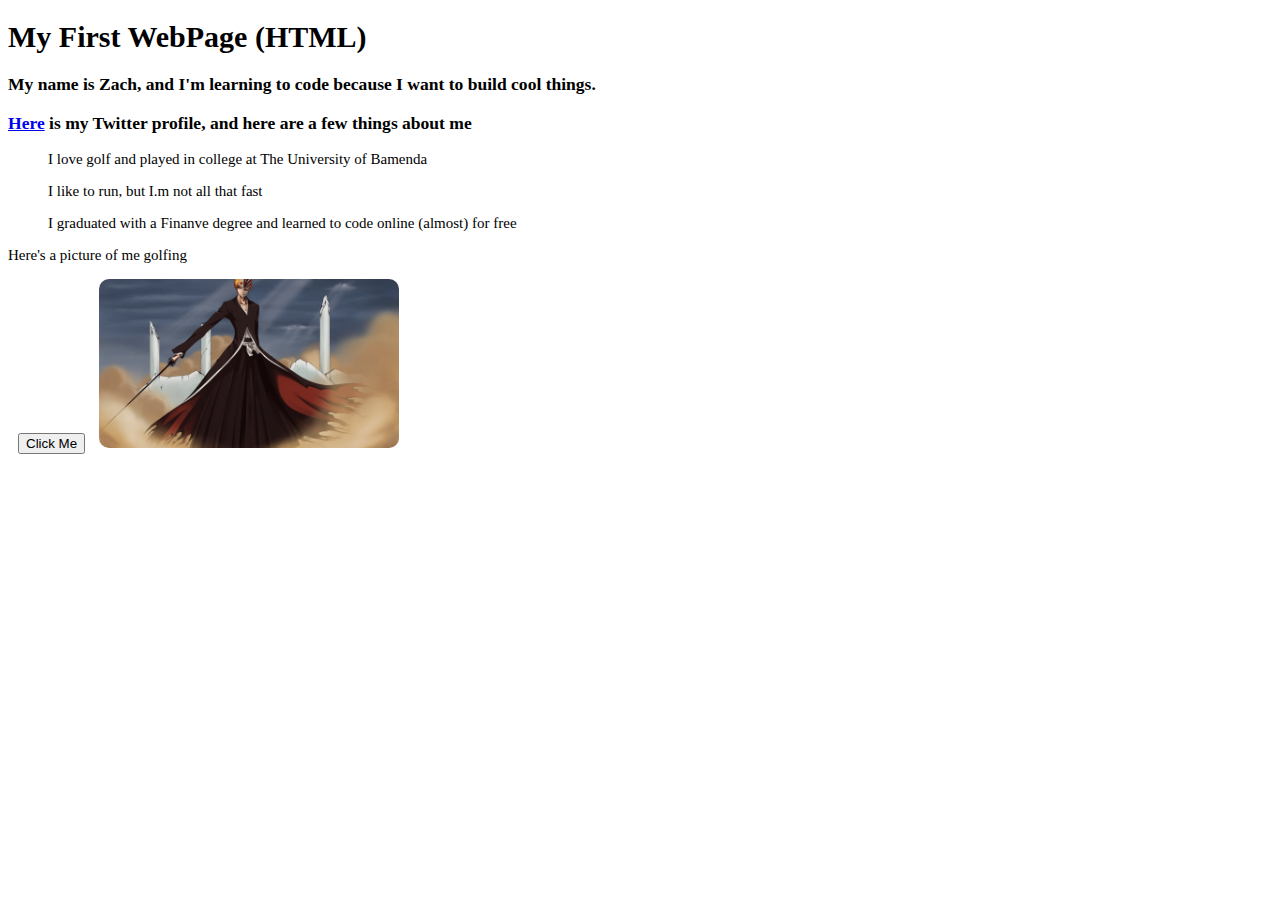
<file: JS/index.html>
<!DOCTYPE html>
<html lang="en">
<head>
    <meta charset="UTF-8">
    <meta http-equiv="X-UA-Compatible" content="IE=edge">
    <meta name="viewport" content="width=device-width, initial-scale=1.0">
    <title>ToDo App</title>
    <link rel="stylesheet" href="style.css">
</head>
<body>
    
   <h1>My First WebPage (HTML)</h1>
    <h3>My name is Zach, and I'm learning to code because I want to build cool things.</h3>
    <h3><a href="https://twitter.com/FlyntDenzel">Here</a> is my Twitter profile, and here are a few things about me</h3>
    <li>
        <ul>I love golf and played in college at The University of Bamenda</ul>
        <ul>I like to run, but I.m not all that fast</ul>
        <ul>I graduated with a Finanve degree and learned to code online (almost) for free</ul>
    </li>
    <p>Here's a picture of me golfing</p>

<button id="btn-1" class="my-btn">Click Me</button>
    <img src="bankai.jpg" width="300px" class="img">
<!-- <script src="app.js"></script>     -->
<!-- <script src="main.js"></script> -->
</body>
</html>
</file>
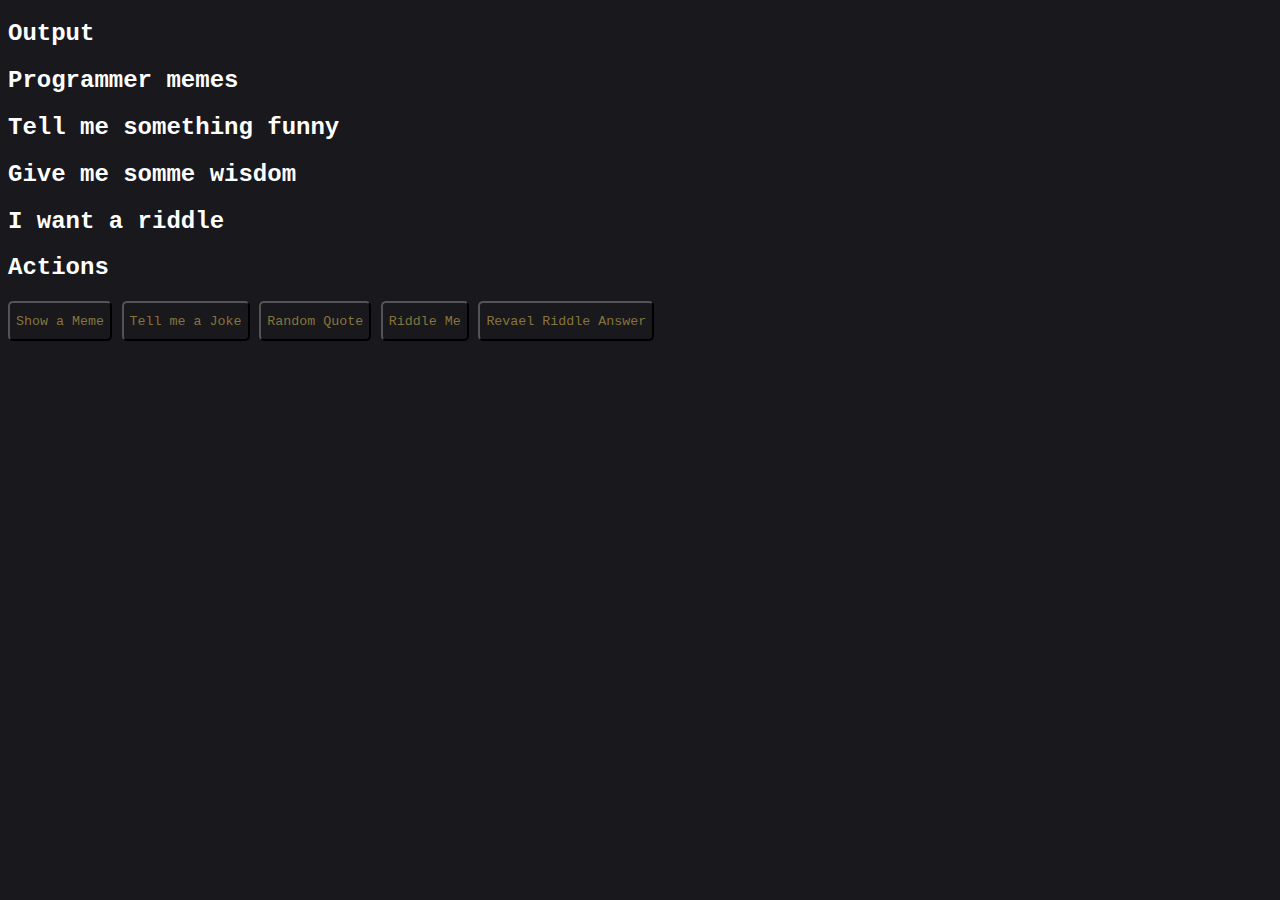
<file: JS/exo.html>
<!DOCTYPE html>
<html lang="en">
<head>
    <meta charset="UTF-8">
    <meta http-equiv="X-UA-Compatible" content="IE=edge">
    <meta name="viewport" content="width=device-width, initial-scale=1.0">
    <title>Document</title>
    <link rel="stylesheet" href="exo.css">
</head>
<body>
    <main>
        <section class="content">
            <h2>Output</h2>
            <div class="meme-content">
                <h2>Programmer memes</h2>
            </div>
            <div class="joke-content">
                <h2>Tell me something funny</h2>
            </div>
            <div class="wisdom-content">
                <h2>Give me somme wisdom</h2>
            </div>
            <div class="riddle-content">
                <h2>I want a riddle</h2>
            </div>
        </section>

        <section class="side-bar">
            <h2>Actions</h2>
                <button onclick="showMeme()">Show a Meme</button>
                <button onclick="showJoke()">Tell me a Joke</button>
                <button onclick="showQuote()">Random Quote</button>
                <button onclick="showRiddle()">Riddle Me</button>
                <button>Revael Riddle Answer</button>
            
        </section>
    </main>
    <script src="main.js"></script>
</body>
</html>
</file>
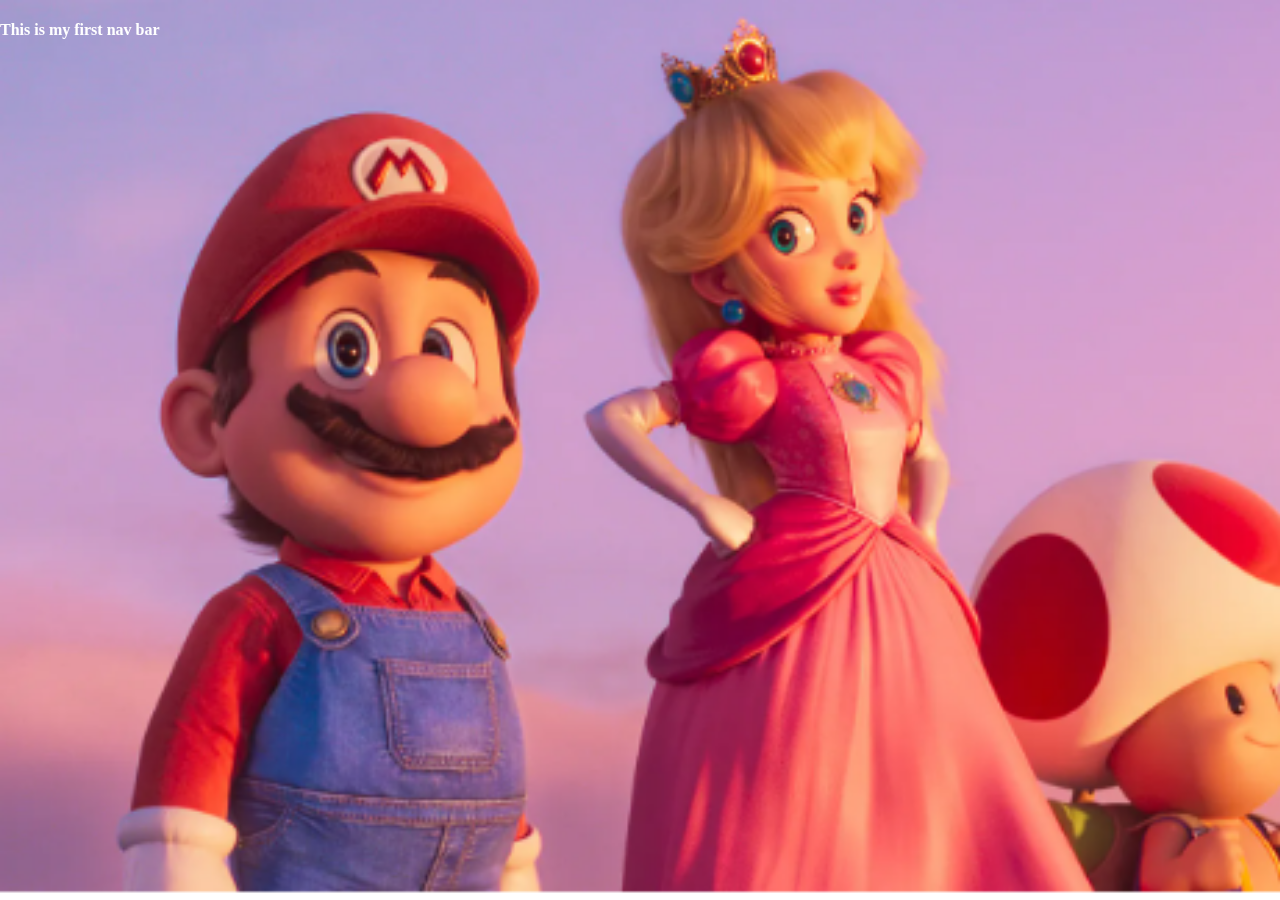
<file: JS/exo1.html>
<!DOCTYPE html>
<html lang="en">
<head>
    <meta charset="UTF-8">
    <meta http-equiv="X-UA-Compatible" content="IE=edge">
    <meta name="viewport" content="width=device-width, initial-scale=1.0">
    <title>Document</title>
    <link rel="stylesheet" href="exo1.css">
</head>
<body>
    <nav>
        <h4>This is my first nav bar</h4>
    </nav>
<div class="boxes">
    <div class="box1">
        <p>first paragraph</p>
        <p>second paragraph</p>
        <p>third paragraph</p>
    </div>

    <div class="box2">
        <ul>
            <li>absolute</li>
            <li>static</li>
            <li>relative</li>
            <li>fixed</li>
            <li>sticky</li>
        </ul>
    </div>
</div>
    

</body>
</html>
</file>
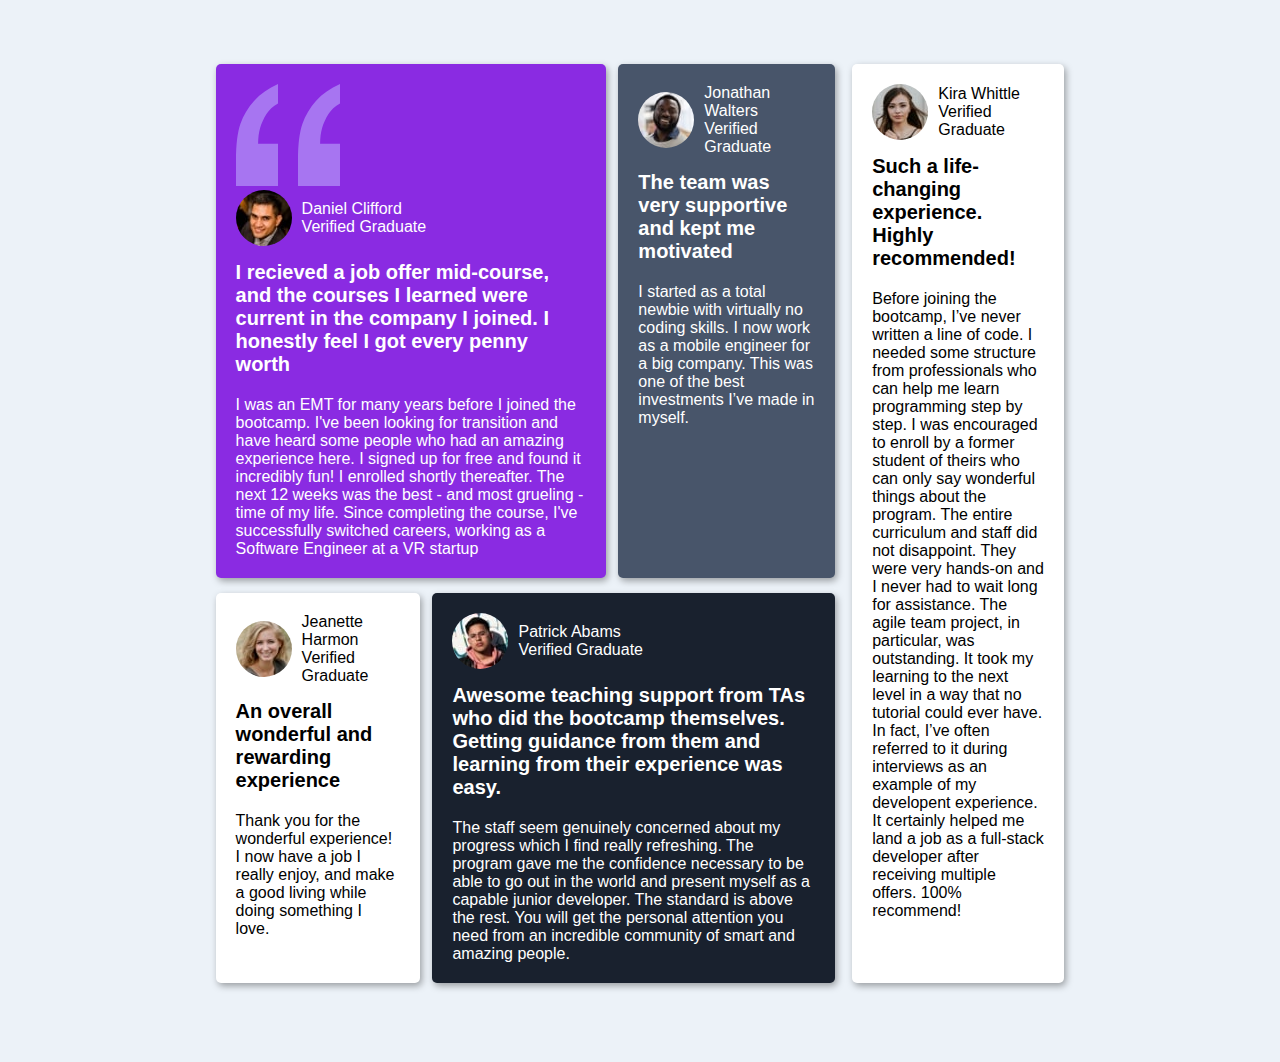
<file: JS/final.html>
<!DOCTYPE html>
<html lang="en">
  <head>
    <meta charset="UTF-8">
    <meta name="viewport" content="width=device-width, initial-scale=1.0"> <!-- displays site properly based on user's device -->

    <link rel="icon" type="image/png" sizes="32x32" href="./img/favicon-32x32.png">
    <link rel="stylesheet" href="final.css">
    <link rel="preconnect" href="https://fonts.gstatic.com">
    <link href="https://fonts.googleapis.com/css2?family=Barlow+Semi+Condensed:wght@500;600&display=swap" rel="stylesheet">
    <title>Testimonial Challenge</title>
  </head>
  <body>
    <div id="container">
      <div id="left-container">
        <div id="top-section">
           <div id="testimonial-1" class="grid">
            <img src="img/bg-pattern-quotation.svg" alt="">
            <div class="header">
              <img src="img/image-daniel.jpg" alt="daniel">
              <div class="header-text">
                 <p>Daniel Clifford</p>
                <p>Verified Graduate</p>
            </div>
             
            </div>
                
                 <h4>I recieved a job offer mid-course, and the courses I learned were current in the company I joined. 
                  I honestly feel I got every penny worth</h4>
                  <p>I was an EMT for many years before I joined the bootcamp. I've been looking for transition and have heard some people who had an amazing experience here.
                    I signed up for free and found it incredibly fun! I enrolled shortly thereafter. The next 12 weeks was the best - and most grueling - time of my life.
                     Since completing the course, I've successfully switched careers, working as a Software Engineer at a VR startup</p>
          </div>
         <div id="testimonial-2" class="grid">
          <div class="header">
            <img src="img/image-jonathan.jpg" alt="jonathan">
            <div class="header-text">
                <p>Jonathan Walters</p>
                <p>Verified Graduate</p>
            </div>
          </div>
                 <h4> The team was very supportive and kept me motivated</h4>
                <p> I started as a total newbie with virtually no coding skills. I now work as a mobile engineer 
                  for a big company. This was one of the best investments I’ve made in myself.</p>
         </div>
        </div>
         <div id="bottom-section">
                  <div id="testimonial-3" class="grid">
                    <div class="header">
                      <img src="img/image-jeanette.jpg" alt="jeanette">
                      <div class="header-text">
                        <p>Jeanette Harmon</p>
                        <p>Verified Graduate</p>
                      </div>
                    </div>
                    <h4>An overall wonderful and rewarding experience</h4>
                    <p>Thank you for the wonderful experience! I now have a job I really enjoy, and make a good living 
                      while doing something I love.</p>
                  </div>
                  <div id="testimonial-4" class="grid">
                    <div class="header">
                      <img src="img/image-patrick.jpg" alt="patrick">
                      <div class="header-text">
                        <p>Patrick Abams</p>
                    <p>Verified Graduate</p>
                      </div>
                    </div>
                        <h4>Awesome teaching support from TAs who did the bootcamp themselves.
                           Getting guidance from them and learning from their experience was easy.</h4>
                      <p>The staff seem genuinely concerned about my progress which I find really refreshing. The program 
                        gave me the confidence necessary to be able to go out in the world and present myself as a capable 
                        junior developer. The standard is above the rest. You will get the personal attention you need from 
                        an incredible community of smart and amazing people.</p>
                  </div>
         </div>
      
      </div>
        <div id="testimonial-5" class="grid">
          <div class="header">
            <img src="img/image-kira.jpg" alt="Kira">
            <div class="header-text">
              <p>Kira Whittle</p>
          <p>Verified Graduate</p>
            </div>
          </div>
          <h4>Such a life-changing experience. Highly recommended!</h4>
          <p>Before joining the bootcamp, I’ve never written a line of code. I needed some structure from 
            professionals who can help me learn programming step by step. I was encouraged to enroll by a former 
            student of theirs who can only say wonderful things about the program. The entire curriculum and staff 
            did not disappoint. They were very hands-on and I never had to wait long for assistance. The agile team 
            project, in particular, was outstanding. It took my learning to the next level in a way that no tutorial 
            could ever have. In fact, I’ve often referred to it during interviews as an example of my developent 
            experience. It certainly helped me land a job as a full-stack developer after receiving multiple offers. 
            100% recommend! </p>
        </div>
    
    </div>
   
  </body>
</html>

<!-- breakpoint for this design is 576px -->
<!-- i had two -->
</file>
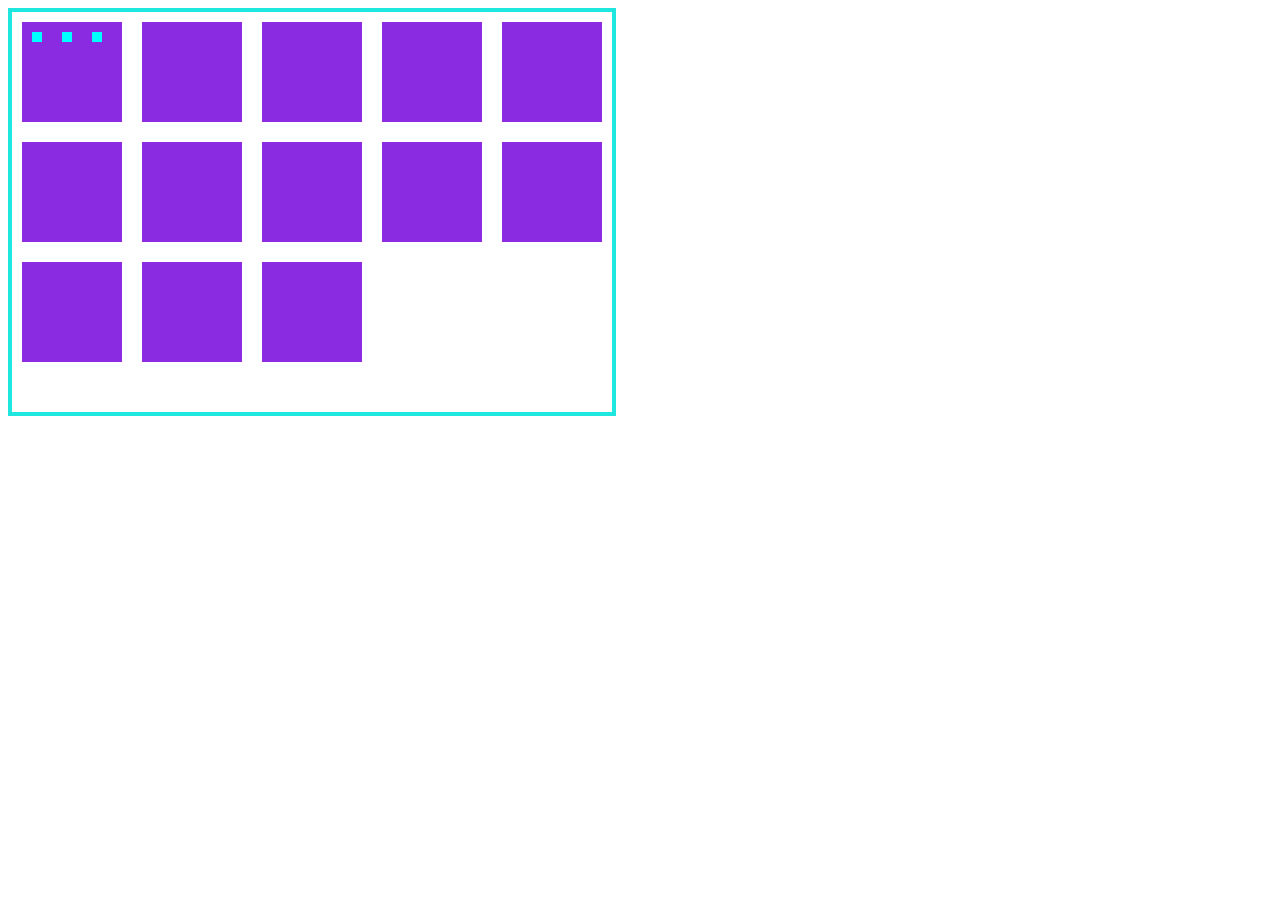
<file: JS/grid.html>
<!DOCTYPE html>
<html lang="en">
<head>
    <meta charset="UTF-8">
    <meta http-equiv="X-UA-Compatible" content="IE=edge">
    <meta name="viewport" content="width=device-width, initial-scale=1.0">
    <link rel="stylesheet" href="grid.css">
    <title>Document</title>
</head>
<body>
   <div class="container">
    <div class="item item-1">
        <div class="sub"></div>
        <div class="sub"></div>
        <div class="sub"></div>
    </div>
    <div class="item"></div>
    <div class="item"></div>
    <div class="item"></div>
    <div class="item"></div>
    <div class="item"></div>
    <div class="item"></div>
    <div class="item"></div>
    <div class="item"></div>
    <div class="item"></div>
    <div class="item"></div>
    <div class="item"></div>
    <div class="item"></div>
   </div>

</body>
</html>
</file>
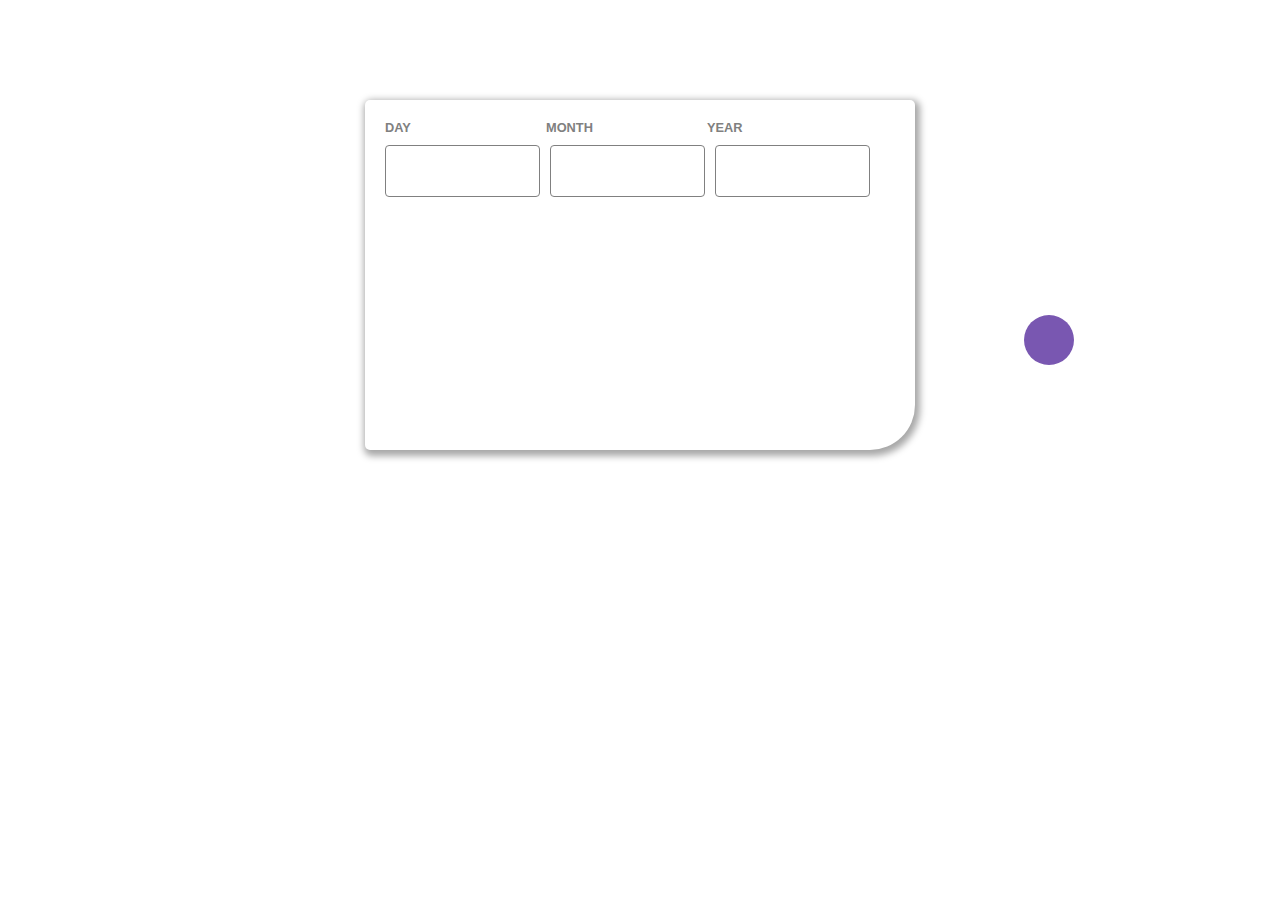
<file: JS/Exercises/challenge3.html>
<!DOCTYPE html>
<html lang="en">
<head>
    <meta charset="UTF-8">
    <meta http-equiv="X-UA-Compatible" content="IE=edge">
    <meta name="viewport" content="width=device-width, initial-scale=1.0">
    <title>Challenges</title>
    <link rel="stylesheet" href="challenge3.css">
    <link rel="icon" href="images/icons/logo2.png" type="image/png" sizes="32x32">
</head>
<body>
    <div class="container">
          <div class="card">
            <div class="form">
                <div class="input-text">
                    <p>DAY</p>
                    <p>MONTH</p>
                    <p>YEAR</p>
                </div>
                <div class="input">
                     <input type="text" id="dob">
                     <input type="text" id="mob">
                     <input type="text" id="yob">
                </div>
                <button onclick="calculateAge()"></button>
                <div id="result">
                    <p class="result" id="result-year"></p>
                    <p class="result" id="result-month"></p>
                    <p class="result" id="result-day"></p>
                </div>
            </div>
            </div>
    </div>
    <script src="main.js"></script>
</body>
</html>
</file>
<file: JS/style.css>
body {
    background-color: white;
    font-size: 15px;
}

/* button {
    background-color: transparent;
    border: 1px solid rgb(51, 51, 71);
    font-size: 1.5em;
    padding: 5px;
    transition: 0.3s ease-in-out;
} */

/* button:hover{
    background-color: navy;
    border: none;
    color: white;
} */

.box1, .box2{
    border: 1px solid ;
    margin: 14px;
}

.img{
    border-radius: 10px;
}

.my-btn{
    margin: 10px;
}
</file>
<file: JS/exo.css>
body{
    background-color: rgb(24, 24, 29);
}

.content, .side-bar{
    color: white;
    font-family: 'Courier New', Courier, monospace;
}

.side-bar button{
    height: 40px;
    font-family: 'Courier New', Courier, monospace;
    border-radius: 5px;
    background-color: transparent;
    transition: 0.2s ease-in-out;
    color: rgb(134, 117, 60);
}

.side-bar button:hover{
    background-color: rgb(92, 90, 86);
}
</file>
<file: JS/exo1.css>
/* selects all p elements that inherit directly from the main id
#main > p{
    color: green;
} */

/* tags are less specific than classes and ids */
/* padding refers to the space within the box  */
/* margin refers to the space out of the box */
/* border refers to the thickness of the box */
/* block elements do not occupy the same line as other elements and take the total width of the body*/
/* inline elements can share space or the same linewith other elements */
/* the various measurement units are percentage, em rem and pixels */
/* rem is font size relative to the root element size and em is relative to the element size being used */
body{
    margin: 0;
}

/* h4{
    margin: 0;
    padding-left: 20px;
    line-height: 50px;
}

.box1{
    background-color: aqua;
    color: white;
    width: 200px;
    height: 200px;
    padding: 10px;
    border: 5px solid black;
    margin: 10px;
} */

nav{
    background-image: url(mario.png);
    width: 100vw;
    height: 100vh;
    /* to make sure the image takes the whole document */
    background-size: cover;
    color: white;
    /* mostly used for positioning nav bars to stay while scrolling */
    position: fixed;
    /* width: 100%; */
    background-repeat: no-repeat;
    top: 0;
}

/* .boxes{
    margin-top: 80px;
} */
/* 
systematic ways of writing html and css
1 How do i want to arrange these html elements on the page?
2 How does this arrangement look in the form of html3 HOw can i use css to achieve the layour I have imagined?
3 How can i use css to achieve the layout i have imagined? 
4 How should each element be styled? */
</file>
<file: JS/grid.css>
/* flexbox is a very important parent to child relation */
/* a display flex on the parent automatically makes all its children flex items */
/* justify content distributes how much space is been alocated in a page */
/* align items position elements in a container respective to the width and height of that container */
/* align content is a property mainly used with the wrap attribute */
.container{
    display: flex;
    width: 600px;
    height: 400px;
    /* justify-content: center;
    align-items: center; */
    flex-wrap: wrap;
    align-content: baseline;
    border: 4px solid rgb(31, 231, 221);
}

.item{
    width: 100px;
    height: 100px;
    background-color: blueviolet;
    margin: 10px;
}

/* flex item can also become a flex container if it has a flex display */
.item-1{
    display: flex;
}

.sub{
    width: 10px;
    height: 10px;
    background-color: aqua;
    margin: 10px;
}
</file>
<file: JS/Exercises/challenge3.css>
*{
    margin: 0;
    padding: 0;
}

body{
    font-family: Impact, Haettenschweiler, 'Arial Narrow Bold', sans-serif;
}

.container{
    display: flex;
    justify-content: center;
    align-items: center;
    padding-top: 100px;
}

.card{
    width: 250px;
    height: 350px;
    box-shadow: 2px 3px 7px 3px rgba(0,0,0,0.35);
    border-radius: 5px;
    border-bottom-right-radius: 45px;
}

.form{
   padding: 20px;
}

.input-text{
    display: flex;
}

.input-text p{
    flex-basis: 30%;
    margin-right: 8px;
    padding-bottom: 10px;
    color: gray;
    font-size: 0.8rem;
    font-weight: bold;
}

.input{
    display: flex;
}

.input input{
    width: 40%;
    height: 35px;
    margin-right: 10px;
    font-weight: bold;
    border: 1px solid grey;
    border-radius: 4px;
    margin-bottom: 30px;
}

button{
    position: absolute;
    top: 35%;
    left: 45%;
    background-color: #7957b1;
    color: white;
    border: none;
    padding: 10px 20px;
    cursor: pointer;
    width: 50px;
    height: 50px;
    border-radius: 50px;
}

#result{
    padding-top: 80px;
    font-size: 2.4rem;
    color: black;
}

#result-year, #result-month, #result-day{
    color: #7957b1;
}

@media (min-width: 576px) {
    .card{
        width: 550px;
        height: 350px;
        /* box-shadow: 2px 3px 7px 3px rgba(0,0,0,0.35);
        border-radius: 5px;
        border-bottom-right-radius: 45px; */
    }

    #result{
        font-weight: bold;
        padding-left: 20px;
        font-size: 2.7rem;
    }

    button{
        position: absolute;
        top: 35%;
        left: 80%;
    }

    .input input{
        width: 30%;
        height: 50px;
        margin-right: 10px;
    }
    
}

/* added some references because I felt like it */
/* I just need to be typing cuz I'm exhausted */
/* coding at this time of the day is really not meant for me */
/* I think the best thing to do is to code in the morning and like 3 hours before going to bed...maybe like from 5pm to 8pm */
/* then after that I study for like 2hrs or 1hr30mins and go to bed */
/* yh I think that's a good idea */
</file>
<file: JS/final.css>
/* css reset value */
* {
  box-sizing: border-box; 
  padding: 0; 
  margin: 0;
}

#container{
    padding: 5% 2%;
}

body{
    background-color: #ecf2f8;
}

#testimonial-1{
    background-color: blueviolet;
    color: white;
}

#testimonial-2{
    background-color: #48556a;
    color: white;
}

#testimonial-3{
    background-color: white;
    color: black;
}

#testimonial-4{
    background-color: #19212e;
    color: white;
}

#testimonial-5{
    background-color: white;
    color: black;
}

.grid{
    margin-bottom: 15px;
    padding: 20px;
    border-radius: 5px;
    box-shadow: 2px 3px 7px 0px rgba(0,0,0,0.35);
    font-family: 'Segoe UI', Tahoma, Geneva, Verdana, sans-serif
}

.header{
    display: flex;
    align-items: center;
    margin-bottom: 15px;
}

.header img{
    border-radius: 50px;
    margin-right: 10px;
}

.grid h4{
    margin-bottom: 20px;
    font-size: 20px;
}



/* any style inserted here will be applied to the document with screen greater than 576px  */
@media (min-width: 576px) {
   #container{
    display: flex;
    max-width: 900px;
    margin: 0 auto;
    justify-content: space-between;
   }
   
   #left-container{
       display: flex;
       flex-direction: column;
       flex-basis: 73%;
    } 
    
       #testimonial-5{
        flex-basis: 25%;
       }
    
    #top-section{
        display: flex;
        flex-basis: 50%;
        justify-content: space-between;
    }
    
    #bottom-section{
        display: flex;
        flex-basis: 50%;
        justify-content: space-between;
    }
    
    #testimonial-1{
        flex-basis: 63%;
   }
   #testimonial-2{
    flex-basis: 35%;
   }

   #testimonial-3{
    flex-basis: 33%;
   }
   #testimonial-4{
    flex-basis: 65%;
   }


}
</file>
